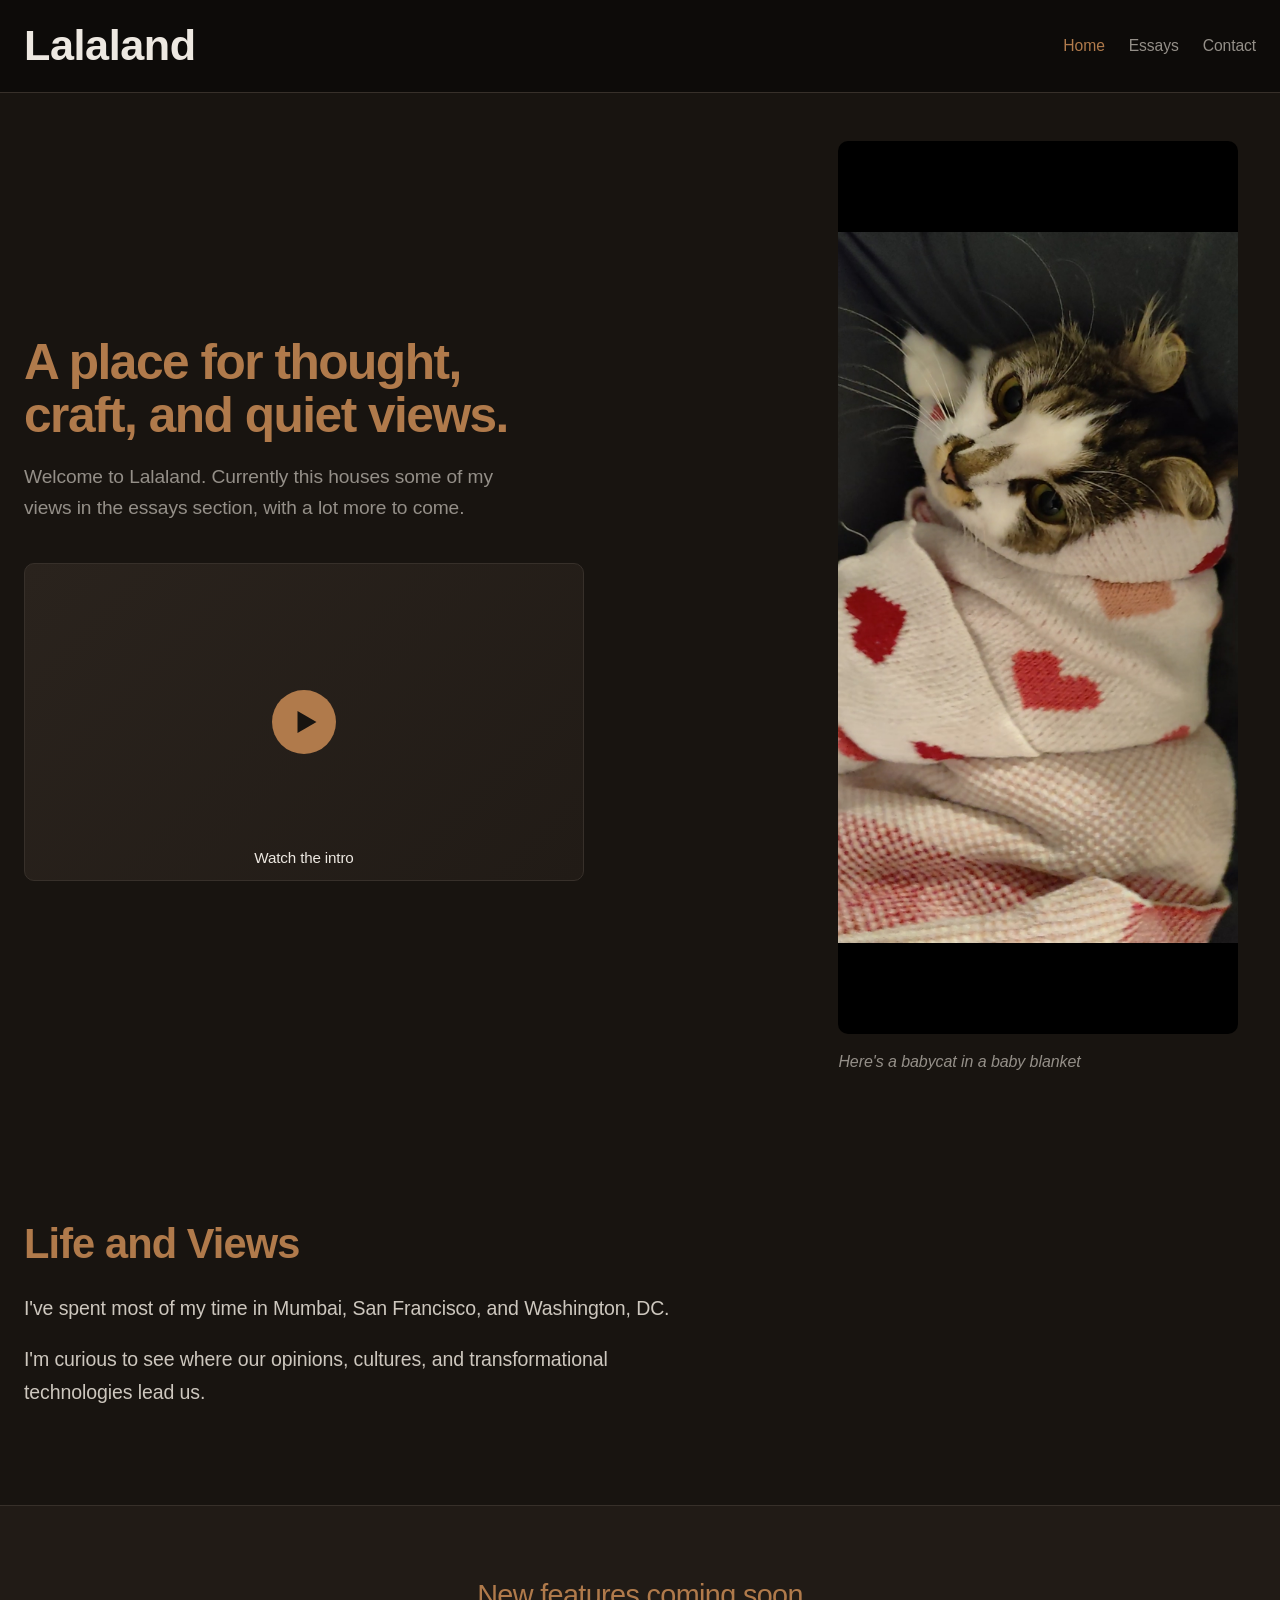
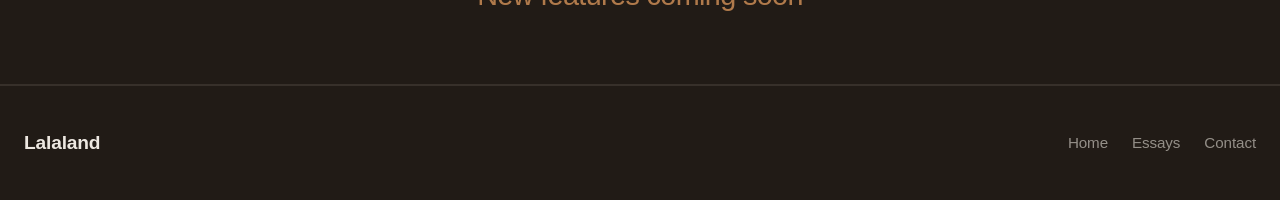
<file: index.html>
<!DOCTYPE html>
<!--
  index.html — Home page.
  Structure of every page on this site:
    <head>   : metadata + link to the one shared stylesheet (style.css)
    <nav>    : top navigation (wordmark + links)
    <main>   : the unique content of this page
    <footer> : shared footer (wordmark + links)
    <script> : the one shared script (script.js) — only needed by essays.html,
               but harmless to include; we only load it where used (essays).
-->
<html lang="en">
<head>
  <meta charset="UTF-8" />
  <!-- Makes the site scale correctly on phones (mobile-responsive). -->
  <meta name="viewport" content="width=device-width, initial-scale=1.0" />

  <title>Lalaland — Home</title>
  <meta name="description" content="Personal site of Lalaland — essays, views, and work." />

  <!-- The single shared stylesheet that controls the entire look. -->
  <link rel="stylesheet" href="style.css" />
</head>
<body>

  <!-- ======================= TOP NAVIGATION ========================= -->
  <nav class="site-nav">
    <div class="container">
      <!-- WORDMARK (placeholder brand text). Change "Lalaland" here. -->
      <a href="index.html" class="wordmark">Lalaland</a>

      <!-- Nav links, top-right. aria-current marks the active page. -->
      <ul class="nav-links">
        <li><a href="index.html" aria-current="page">Home</a></li>
        <li><a href="essays.html">Essays</a></li>
        <li><a href="contact.html">Contact</a></li>
      </ul>
    </div>
  </nav>

  <!-- ============================ MAIN ============================== -->
  <main>

    <!-- ----------------------- HERO SECTION -----------------------
         Full-width split: headline + intro + video on the LEFT, a large photo
         on the RIGHT that bleeds to the edge of the screen. Stacks on mobile.
         Note: this section is NOT inside .container — it spans the full width. -->
    <section class="hero">

      <!-- LEFT BLOCK: headline, intro, and the video beneath the text. -->
      <div class="hero__left">
        <h1 class="hero__title">A place for thought,<br />craft, and quiet views.</h1>

        <!-- Intro paragraph (edit this copy freely). -->
        <p class="hero__intro">
          Welcome to Lalaland. Currently this houses some of my views in the
          essays section, with a lot more to come.
        </p>

        <!-- ===================================================================
             VIMEO VIDEO — click the preview to play it big in an overlay.
             >>> YOUR REAL VIMEO URL lives in data-vimeo-src below <<<
             Current: video 1238614874 (unlisted, hash b6209d690d).
             To use a different video, replace the whole URL in data-vimeo-src.
             =================================================================== -->
        <div class="video" data-vimeo-src="https://player.vimeo.com/video/1238614874?h=b6209d690d">
          <button type="button" class="video__facade" aria-haspopup="dialog">
            <span class="video__play" aria-hidden="true"></span>
            <span class="video__label">Watch the intro</span>
          </button>
        </div>
        <!-- =================== END VIMEO EMBED ============================ -->
      </div>

      <!-- RIGHT BLOCK: large placeholder photo, bleeding to the screen edge.
           Replace assets/img/hero.svg with your own image (keep the name, or
           change the src here). -->
      <div class="hero__right">
        <figure class="hero__figure">
          <img class="hero__photo" src="assets/img/hero.jpg" alt="A kitten wrapped in a baby blanket" />
          <figcaption class="hero__caption">Here's a babycat in a baby blanket</figcaption>
        </figure>
      </div>

    </section>

    <!-- --------------------- LIFE AND VIEWS ----------------------- -->
    <section class="section">
      <div class="container">
        <h2 class="section__title">Life and Views</h2>

        <div class="prose prose--lead">
          <p>
            I've spent most of my time in Mumbai, San Francisco, and
            Washington, DC.
          </p>
          <p>
            I'm curious to see where our opinions, cultures, and
            transformational technologies lead us.
          </p>
        </div>
      </div>
    </section>

    <!-- -------------------- CALL-OUT STRIP ------------------------ -->
    <!-- Text only — no form, no input. -->
    <section class="callout">
      <p class="callout__text">New features coming soon</p>
    </section>

  </main>

  <!-- =========================== FOOTER ============================= -->
  <footer class="site-footer">
    <div class="container">
      <a href="index.html" class="wordmark">Lalaland</a>
      <!-- Same three links as the top nav. -->
      <ul class="footer-links">
        <li><a href="index.html">Home</a></li>
        <li><a href="essays.html">Essays</a></li>
        <li><a href="contact.html">Contact</a></li>
      </ul>
    </div>
  </footer>

  <!-- Video lightbox: script.js injects the big player here when you click the
       video preview, and removes it when you close (which stops playback). -->
  <div class="video-modal" id="video-modal" hidden>
    <div class="video-modal__backdrop" data-close></div>
    <div class="video-modal__dialog" role="dialog" aria-modal="true" aria-label="Video player">
      <button class="video-modal__close" type="button" data-close aria-label="Close video">&times;</button>
      <div class="video-modal__frame"></div>
    </div>
  </div>

  <!-- Shared script: powers the video lightbox here and the essay accordion
       on the essays page. -->
  <script src="script.js"></script>

</body>
</html>
</file>
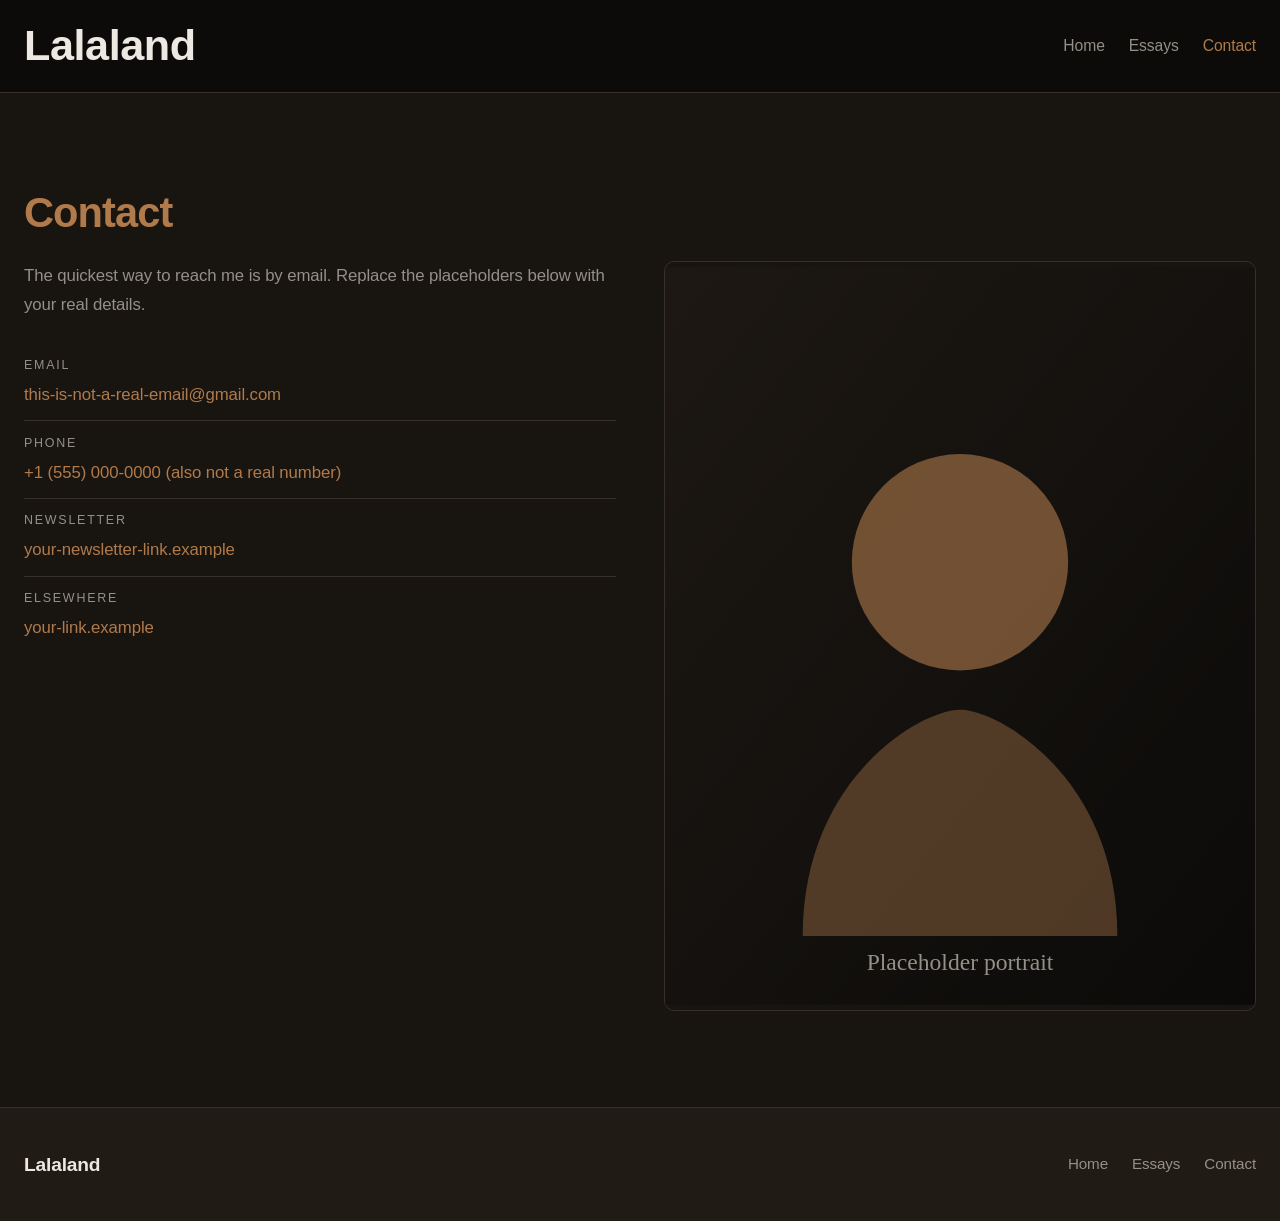
<file: contact.html>
<!DOCTYPE html>
<!--
  contact.html — Contact page.
  Placeholder contact details + one placeholder photo, in a two-column grid
  that stacks on mobile.
-->
<html lang="en">
<head>
  <meta charset="UTF-8" />
  <meta name="viewport" content="width=device-width, initial-scale=1.0" />
  <title>Lalaland — Contact</title>
  <meta name="description" content="Get in touch with Lalaland." />
  <link rel="stylesheet" href="style.css" />
</head>
<body>

  <!-- ======================= TOP NAVIGATION ========================= -->
  <nav class="site-nav">
    <div class="container">
      <a href="index.html" class="wordmark">Lalaland</a>
      <ul class="nav-links">
        <li><a href="index.html">Home</a></li>
        <li><a href="essays.html">Essays</a></li>
        <li><a href="contact.html" aria-current="page">Contact</a></li>
      </ul>
    </div>
  </nav>

  <!-- ============================ MAIN ============================== -->
  <main>
    <section class="section">
      <div class="container">
        <h1 class="section__title">Contact</h1>

        <div class="contact-grid">

          <!-- Left column: contact details (all placeholders). -->
          <div>
            <div class="prose" style="margin-bottom: 1.5rem;">
              <p>The quickest way to reach me is by email. Replace the
                 placeholders below with your real details.</p>
            </div>

            <ul class="contact__list">
              <li>
                <span class="contact__label">Email</span>
                <!-- Obvious placeholder — swap for your real address later. -->
                <a href="mailto:this-is-not-a-real-email@gmail.com">this-is-not-a-real-email@gmail.com</a>
              </li>
              <li>
                <span class="contact__label">Phone</span>
                <!-- Obvious placeholder — swap for your real number later. -->
                <a href="tel:+15550000000">+1 (555) 000-0000 (also not a real number)</a>
              </li>
              <li>
                <span class="contact__label">Newsletter</span>
                <a href="#">your-newsletter-link.example</a>
              </li>
              <li>
                <span class="contact__label">Elsewhere</span>
                <a href="#">your-link.example</a>
              </li>
            </ul>
          </div>

          <!-- Right column: placeholder photo. Replace assets/img/contact.svg. -->
          <div>
            <img
              class="contact__photo"
              src="assets/img/contact.svg"
              alt="Placeholder portrait"
              width="600" height="750"
            />
          </div>

        </div>
      </div>
    </section>
  </main>

  <!-- =========================== FOOTER ============================= -->
  <footer class="site-footer">
    <div class="container">
      <a href="index.html" class="wordmark">Lalaland</a>
      <ul class="footer-links">
        <li><a href="index.html">Home</a></li>
        <li><a href="essays.html">Essays</a></li>
        <li><a href="contact.html">Contact</a></li>
      </ul>
    </div>
  </footer>

</body>
</html>
</file>
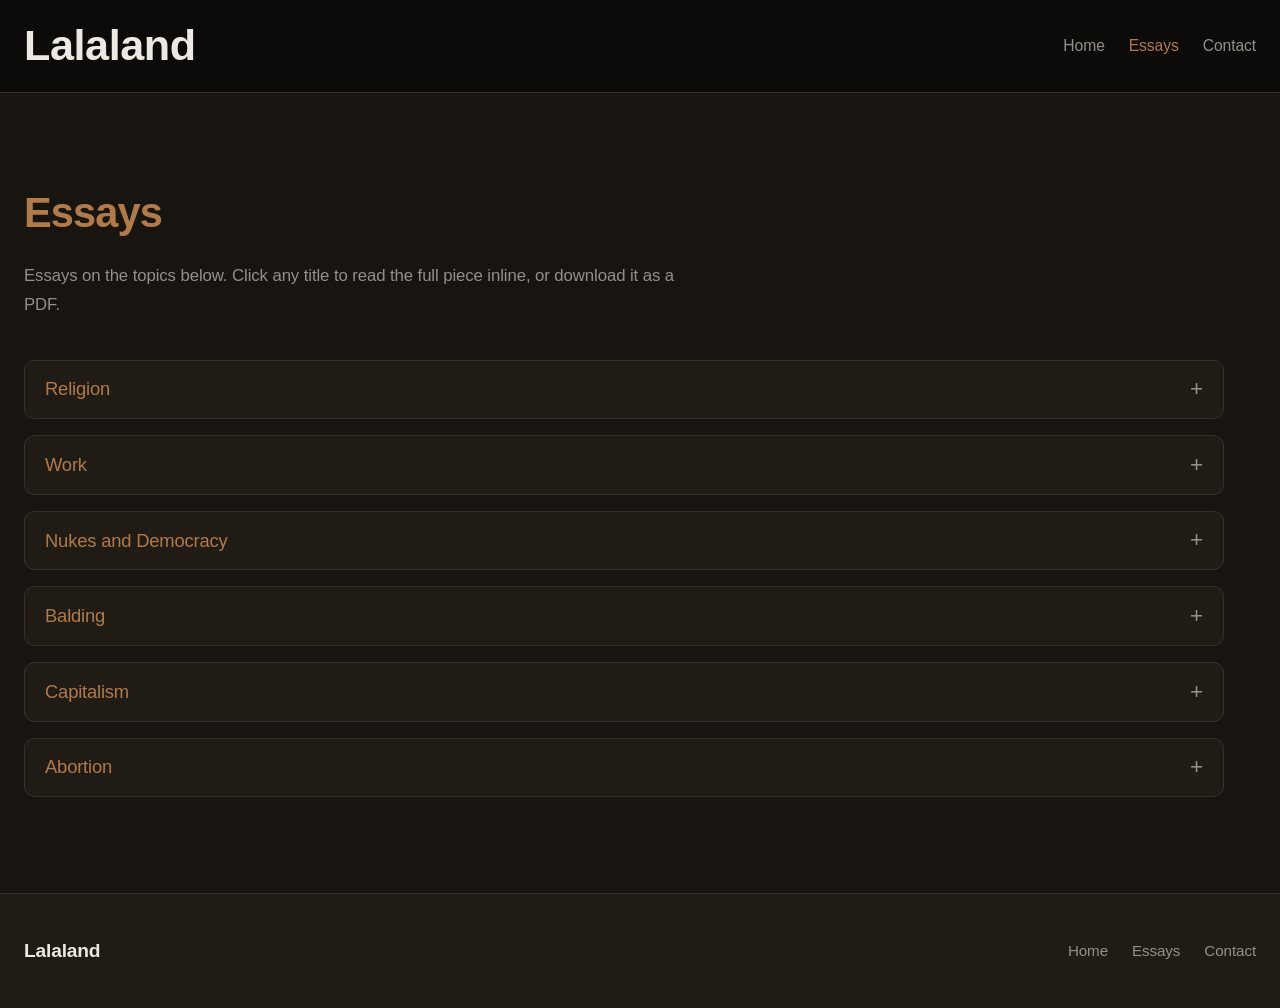
<file: essays.html>
<!DOCTYPE html>
<!--
  essays.html — Essays page.

  How the essays work:
    - The real text of each essay lives in its own file: essays/essay-1.md etc.
    - On page load, script.js FETCHES each .md file and renders it into the
      matching accordion panel. That way the page always shows whatever is in
      the .md file — edit the .md and the site updates automatically.
    - Each essay's "Download PDF" button points at a pre-generated PDF in
      assets/pdf/ (build them with: python build_pdfs.py). Text and PDF stay
      in sync because both come from the same .md source file.

  NOTE: because the page fetches local files, preview it through a local web
  server (see README / the command printed at the end of setup), not by
  double-clicking the file. Over file:// the browser blocks fetch().
-->
<html lang="en">
<head>
  <meta charset="UTF-8" />
  <meta name="viewport" content="width=device-width, initial-scale=1.0" />
  <title>Lalaland — Essays</title>
  <meta name="description" content="Essays by Lalaland on the topics below." />
  <link rel="stylesheet" href="style.css" />
</head>
<body>

  <!-- ======================= TOP NAVIGATION ========================= -->
  <nav class="site-nav">
    <div class="container">
      <a href="index.html" class="wordmark">Lalaland</a>
      <ul class="nav-links">
        <li><a href="index.html">Home</a></li>
        <li><a href="essays.html" aria-current="page">Essays</a></li>
        <li><a href="contact.html">Contact</a></li>
      </ul>
    </div>
  </nav>

  <!-- ============================ MAIN ============================== -->
  <main>
    <section class="section">
      <div class="container">
        <h1 class="section__title">Essays</h1>

        <!-- Short intro blurb (placeholder wording). -->
        <div class="prose" style="margin-bottom: 2.5rem;">
          <p>Essays on the topics below. Click any title to read the full piece
             inline, or download it as a PDF.</p>
        </div>

        <!-- ===================== ESSAY ACCORDION =====================
             Each <article class="essay"> has:
               - a <button class="essay__toggle"> title that opens/closes it
               - a <div class="essay__panel"> that holds the text + PDF button
             data-essay points at the source .md file; script.js loads it into
             the .essay__text container. data-pdf points at the download file.
             The aria-* attributes wire up accessibility + the open/closed state.
        -->
        <!-- Each essay: the TOGGLE shows the topic; when opened, script.js loads
             the matching essays/<topic>.md file (its "# Title" line becomes the
             small subheading, then the essay body). The Download PDF button
             points at the pre-built PDF of the same name. To add another essay
             later, copy one <article> block and change the topic + file names. -->
        <div class="essay-list">

          <!-- ---------- Religion ---------- -->
          <article class="essay">
            <h2 style="margin:0;">
              <button class="essay__toggle" id="religion-toggle"
                      aria-expanded="false" aria-controls="religion-panel"
                      data-essay="essays/religion.md">
                <span>Religion</span>
                <span class="essay__icon" aria-hidden="true">+</span>
              </button>
            </h2>
            <div class="essay__panel" id="religion-panel" role="region"
                 aria-labelledby="religion-toggle">
              <div class="essay__panel-inner">
                <!-- Essay text is injected here by script.js from the .md file. -->
                <div class="essay__text"><p>Loading…</p></div>
                <div class="essay__actions">
                  <a class="btn" href="assets/pdf/religion.pdf" download>Download PDF</a>
                </div>
              </div>
            </div>
          </article>

          <!-- ---------- Work ---------- -->
          <article class="essay">
            <h2 style="margin:0;">
              <button class="essay__toggle" id="work-toggle"
                      aria-expanded="false" aria-controls="work-panel"
                      data-essay="essays/work.md">
                <span>Work</span>
                <span class="essay__icon" aria-hidden="true">+</span>
              </button>
            </h2>
            <div class="essay__panel" id="work-panel" role="region"
                 aria-labelledby="work-toggle">
              <div class="essay__panel-inner">
                <div class="essay__text"><p>Loading…</p></div>
                <div class="essay__actions">
                  <a class="btn" href="assets/pdf/work.pdf" download>Download PDF</a>
                </div>
              </div>
            </div>
          </article>

          <!-- ---------- Nukes and Democracy ---------- -->
          <article class="essay">
            <h2 style="margin:0;">
              <button class="essay__toggle" id="nukes-toggle"
                      aria-expanded="false" aria-controls="nukes-panel"
                      data-essay="essays/nukes-and-democracy.md">
                <span>Nukes and Democracy</span>
                <span class="essay__icon" aria-hidden="true">+</span>
              </button>
            </h2>
            <div class="essay__panel" id="nukes-panel" role="region"
                 aria-labelledby="nukes-toggle">
              <div class="essay__panel-inner">
                <div class="essay__text"><p>Loading…</p></div>
                <div class="essay__actions">
                  <a class="btn" href="assets/pdf/nukes-and-democracy.pdf" download>Download PDF</a>
                </div>
              </div>
            </div>
          </article>

          <!-- ---------- Balding ---------- -->
          <article class="essay">
            <h2 style="margin:0;">
              <button class="essay__toggle" id="balding-toggle"
                      aria-expanded="false" aria-controls="balding-panel"
                      data-essay="essays/balding.md">
                <span>Balding</span>
                <span class="essay__icon" aria-hidden="true">+</span>
              </button>
            </h2>
            <div class="essay__panel" id="balding-panel" role="region"
                 aria-labelledby="balding-toggle">
              <div class="essay__panel-inner">
                <div class="essay__text"><p>Loading…</p></div>
                <div class="essay__actions">
                  <a class="btn" href="assets/pdf/balding.pdf" download>Download PDF</a>
                </div>
              </div>
            </div>
          </article>

          <!-- ---------- Capitalism ---------- -->
          <article class="essay">
            <h2 style="margin:0;">
              <button class="essay__toggle" id="capitalism-toggle"
                      aria-expanded="false" aria-controls="capitalism-panel"
                      data-essay="essays/capitalism.md">
                <span>Capitalism</span>
                <span class="essay__icon" aria-hidden="true">+</span>
              </button>
            </h2>
            <div class="essay__panel" id="capitalism-panel" role="region"
                 aria-labelledby="capitalism-toggle">
              <div class="essay__panel-inner">
                <div class="essay__text"><p>Loading…</p></div>
                <div class="essay__actions">
                  <a class="btn" href="assets/pdf/capitalism.pdf" download>Download PDF</a>
                </div>
              </div>
            </div>
          </article>

          <!-- ---------- Abortion ---------- -->
          <article class="essay">
            <h2 style="margin:0;">
              <button class="essay__toggle" id="abortion-toggle"
                      aria-expanded="false" aria-controls="abortion-panel"
                      data-essay="essays/abortion.md">
                <span>Abortion</span>
                <span class="essay__icon" aria-hidden="true">+</span>
              </button>
            </h2>
            <div class="essay__panel" id="abortion-panel" role="region"
                 aria-labelledby="abortion-toggle">
              <div class="essay__panel-inner">
                <div class="essay__text"><p>Loading…</p></div>
                <div class="essay__actions">
                  <a class="btn" href="assets/pdf/abortion.pdf" download>Download PDF</a>
                </div>
              </div>
            </div>
          </article>

        </div><!-- /.essay-list -->
      </div>
    </section>
  </main>

  <!-- =========================== FOOTER ============================= -->
  <footer class="site-footer">
    <div class="container">
      <a href="index.html" class="wordmark">Lalaland</a>
      <ul class="footer-links">
        <li><a href="index.html">Home</a></li>
        <li><a href="essays.html">Essays</a></li>
        <li><a href="contact.html">Contact</a></li>
      </ul>
    </div>
  </footer>

  <!-- The shared script: handles the accordion open/close + loading the .md
       files. Loaded at the end of <body> so the HTML exists before it runs. -->
  <script src="script.js"></script>
</body>
</html>
</file>
<file: style.css>
/* =============================================================================
   style.css — the single stylesheet that controls the whole site.

   HOW THIS FILE IS ORGANISED (top to bottom):
     1. Design tokens  — all colours, fonts and sizes as CSS variables (:root)
     2. Base / reset   — sensible defaults for the raw HTML elements
     3. Layout helpers — the centered content container, section spacing
     4. Navigation     — top nav bar + wordmark
     5. Hero           — large photo, responsive video, intro text
     6. Content blocks — "Life and Views", essays, contact, call-out strip
     7. Footer
     8. Responsive     — small tweaks for narrow (mobile) screens

   The whole look is driven by the variables in section 1. Change a value
   there once and it updates everywhere it is used.
   ========================================================================== */


/* -----------------------------------------------------------------------------
   1. DESIGN TOKENS
   These CSS custom properties (variables) are defined on :root (the <html>
   element) so every rule below can read them with var(--name).
   Edit colours, spacing or fonts here to re-skin the entire site.
   -------------------------------------------------------------------------- */
:root {
  /* --- Colour palette: dark & cinematic ---------------------------------- */
  --color-bg:            #181410;  /* warm, friendly near-black background    */
  --color-surface:       #211b16;  /* slightly lifted panels / strips        */
  --color-surface-2:     #2a231d;  /* hover / nested surface                 */

  --color-accent:        #b07a4b;  /* warm royal-brown: headings, links, btns */
  --color-accent-hover:  #d09a67;  /* lighter brown for hover / focus        */

  --color-text:          #ede8e1;  /* primary text: warm near-white          */
  --color-text-muted:    #948f88;  /* secondary text: gray                   */

  --color-border:        #37302a;  /* hairline borders / dividers            */

  /* --- Typography -------------------------------------------------------- */
  /* Clean, Apple-style sans-serif. Uses San Francisco (SF Pro) on Apple
     devices and Segoe UI on Windows — both crisp and modern. No web-font
     download, so the site stays fast. Headings use this stack too now. */
  --font-sans:  -apple-system, BlinkMacSystemFont, "SF Pro Display", "Segoe UI", "Helvetica Neue", Helvetica, Arial, sans-serif;
  --font-serif: Georgia, "Times New Roman", Cambria, serif; /* kept available; no longer used */

  /* Heading weight + letter-spacing, tuned for a sleek, thin, Apple-like feel.
     Want headings even THINNER? lower --fw-heading to 500 (or 400).
     Want them heavier? raise it to 700. One change updates every heading. */
  --fw-heading:  600;
  --track-tight: -0.022em;  /* subtle negative letter-spacing on large text */

  --fs-hero:    clamp(1.9rem, 4.4vw, 3.1rem); /* hero headline (fluid)         */
  --fs-h1:      clamp(1.9rem, 4vw, 2.6rem);
  --fs-h2:      clamp(1.4rem, 3vw, 1.8rem);
  --fs-body:    1.05rem;
  --line-body:  1.75;                        /* generous line-height for prose */

  /* --- Spacing & sizing -------------------------------------------------- */
  --max-width:    1280px;  /* max width of the centered content column        */
  --max-text:     680px;   /* narrower width for long-form reading comfort    */
  --max-essays:   1200px;  /* wider measure for the essays page               */
  --nav-height:   92px;    /* height of the sticky top nav (used by the hero) */
  --gap:          1.25rem; /* default gap between stacked elements            */
  --section-pad:  clamp(3rem, 8vw, 6rem); /* vertical padding between sections */
  --radius:       10px;    /* corner radius for cards, buttons, media         */

  --transition:   180ms ease; /* shared easing for hovers / accordions        */
}


/* -----------------------------------------------------------------------------
   2. BASE / RESET
   A light reset so browsers start from the same place.
   -------------------------------------------------------------------------- */

/* border-box makes width/padding math predictable across every element. */
*,
*::before,
*::after {
  box-sizing: border-box;
}

/* Strip default margins; we add spacing deliberately below. */
html,
body,
h1, h2, h3, h4,
p, ul, ol, figure {
  margin: 0;
}

html {
  /* Smooth scrolling when jumping to in-page anchors (e.g. footer links). */
  scroll-behavior: smooth;
}

body {
  background-color: var(--color-bg);
  color: var(--color-text);
  font-family: var(--font-sans);
  font-size: var(--fs-body);
  font-weight: 400;              /* regular body weight; kept light and clean */
  letter-spacing: -0.006em;      /* a hair tighter — reads crisper on dark bg */
  line-height: var(--line-body);
  /* Font smoothing for crisper text on dark backgrounds. */
  -webkit-font-smoothing: antialiased;
  text-rendering: optimizeLegibility;
  /* min-height + flex column keeps the footer at the bottom on short pages. */
  min-height: 100vh;
  display: flex;
  flex-direction: column;
}

/* Headings: clean sans-serif, warm brown accent, thin weight + tight tracking
   for that modern, Apple-like look. */
h1, h2, h3 {
  font-family: var(--font-sans);          /* sans-serif, not serif */
  color: var(--color-accent);
  line-height: 1.15;
  font-weight: var(--fw-heading);         /* thinner than before (see :root) */
  letter-spacing: var(--track-tight);     /* tight tracking like Apple titles */
}

/* Links: brown by default, lighter brown on hover/focus. */
a {
  color: var(--color-accent);
  text-decoration: none;
  transition: color var(--transition);
}
a:hover,
a:focus-visible {
  color: var(--color-accent-hover);
}

/* Make images and iframes shrink to fit their container by default. */
img,
iframe {
  display: block;
  max-width: 100%;
}

/* Visible keyboard-focus outline for accessibility. */
:focus-visible {
  outline: 2px solid var(--color-accent-hover);
  outline-offset: 3px;
}


/* -----------------------------------------------------------------------------
   3. LAYOUT HELPERS
   -------------------------------------------------------------------------- */

/* .container centers content and caps its width; reused on every page. */
.container {
  width: 100%;
  max-width: var(--max-width);
  margin-inline: auto;        /* center horizontally */
  padding-inline: 1.5rem;     /* side gutters, also keeps content off edges */
}

/* <main> grows to fill available height so the footer sits at the bottom. */
main {
  flex: 1 0 auto;
}

/* Vertical rhythm between major page sections. */
.section {
  padding-block: var(--section-pad);
}

/* A thin divider line between sections when we want visual separation. */
.section + .section {
  border-top: 1px solid var(--color-border);
}

/* Constrains prose to a comfortable reading measure. */
.prose {
  max-width: var(--max-text);
}
.prose p {
  color: var(--color-text-muted); /* body copy is gray (secondary) */
  margin-bottom: 1.1rem;
}
.prose p:last-child {
  margin-bottom: 0;
}

/* A brighter, larger prose variant — used for the "Life and Views" text. */
.prose--lead p {
  font-size: 1.22rem;
  line-height: 1.7;
  color: #cdc7be;   /* a little whiter than the muted gray */
}


/* -----------------------------------------------------------------------------
   4. NAVIGATION (top bar)
   Layout: wordmark on the left, links on the right, using flexbox.
   -------------------------------------------------------------------------- */
.site-nav {
  position: sticky;           /* stays pinned to the top while scrolling */
  top: 0;
  z-index: 10;
  background-color: rgba(11, 10, 9, 0.82); /* semi-transparent bg ... */
  backdrop-filter: blur(8px);              /* ... with a frosted blur  */
  border-bottom: 1px solid var(--color-border);
}

.site-nav .container {
  display: flex;
  align-items: center;
  justify-content: space-between; /* pushes wordmark + links apart */
  min-height: var(--nav-height);
}

/* The "Lalaland" wordmark — placeholder brand text, easy to change in HTML. */
.wordmark {
  font-family: var(--font-sans);
  font-size: 1.35rem;
  font-weight: 600;
  letter-spacing: -0.01em;
  color: var(--color-text);   /* wordmark stays near-white, not brown */
}
/* The wordmark in the TOP NAV is the brand mark, so it's much larger. */
.site-nav .wordmark {
  font-size: 2.7rem;          /* ~2x bigger; lower this if it feels too big */
  line-height: 1;
}
.wordmark:hover,
.wordmark:focus-visible {
  color: var(--color-accent-hover);
}

/* The nav links list, laid out in a row. */
.nav-links {
  list-style: none;           /* remove bullet points */
  padding: 0;
  display: flex;
  gap: 1.5rem;
  font-size: 0.98rem;
}
.nav-links a {
  color: var(--color-text-muted); /* gray until hovered */
}
.nav-links a:hover,
.nav-links a:focus-visible,
.nav-links a[aria-current="page"] {   /* highlight the current page */
  color: var(--color-accent);
}


/* -----------------------------------------------------------------------------
   5. HERO (home page top section)
   -------------------------------------------------------------------------- */
/* The hero is a full-width, two-column split (text left, photo right). It is
   NOT wrapped in .container, so the photo can bleed to the screen's edge. */
.hero {
  display: grid;
  /* Left column grows; the right column holds the photo + caption. */
  grid-template-columns: minmax(0, 1fr) clamp(340px, 42vw, 480px);
  align-items: stretch;
  min-height: calc(100vh - var(--nav-height)); /* fill most of the viewport */
}

/* LEFT column: headline + intro + video, vertically centered. */
.hero__left {
  display: flex;
  flex-direction: column;
  justify-content: center;
  /* Left padding is computed so the headline lines up exactly with the nav
     wordmark and the sections below (all share the same container gutter).
     Order: top  right  bottom  left. */
  padding: clamp(2.5rem, 6vw, 5rem)
           clamp(1.75rem, 3vw, 3.5rem)
           clamp(2.5rem, 6vw, 5rem)
           max(1.5rem, calc((100vw - var(--max-width)) / 2 + 1.5rem));
}
.hero__title {
  font-size: var(--fs-hero);
  letter-spacing: -0.03em;   /* large display text gets tighter tracking */
  line-height: 1.08;
  margin-bottom: 1.2rem;
}
.hero__intro {
  max-width: 46ch;           /* keep the intro line length comfortable */
  color: var(--color-text-muted);
  font-size: 1.2rem;
  line-height: 1.6;
  margin-bottom: 2.5rem;
}
/* The video sits below the intro, inside the left column. */
.hero__video {
  width: 100%;
  max-width: 560px;          /* don't let it get too wide in the column */
}

/* RIGHT column: the large photo, filling its column edge-to-edge. */
.hero__right {
  display: flex;
  flex-direction: column;
  justify-content: center;    /* vertically center the photo */
  align-items: flex-start;    /* sit it toward the LEFT of its column */
  padding: clamp(2rem, 4vw, 3rem) clamp(1rem, 3vw, 2.5rem);
}
.hero__figure {
  margin: 0;
  width: 100%;
  max-width: 400px;           /* a good, large size for the portrait photo */
}
.hero__photo {
  display: block;
  width: 100%;
  height: auto;               /* the WHOLE photo, natural shape, nothing cropped */
  border-radius: var(--radius);
}
.hero__caption {
  margin-top: 0.85rem;
  color: var(--color-text-muted);
  font-size: 1rem;
  font-style: italic;
  letter-spacing: -0.005em;
}

/* --- Responsive 16:9 video wrapper -------------------------------------
   The classic padding-top trick: a wrapper with 56.25% top padding
   (9 / 16 = 0.5625) holds its aspect ratio at any width, and the iframe
   is stretched to fill it absolutely. Works in every browser. */
.video-wrapper {
  position: relative;
  width: 100%;
  padding-top: 56.25%;        /* 16:9 aspect ratio */
  border-radius: var(--radius);
  overflow: hidden;           /* clip the iframe corners to the radius */
  border: 1px solid var(--color-border);
  background-color: var(--color-surface);
}
.video-wrapper iframe {
  position: absolute;
  inset: 0;                   /* top/right/bottom/left all 0 */
  width: 100%;
  height: 100%;
  border: 0;
}

/* --- Video facade (click-to-play preview) + lightbox overlay -------------
   The ".video" preview is a 16:9 button with a play symbol. Clicking it opens
   the big player in the #video-modal overlay (wired up in script.js). */
.video {
  width: 100%;
  max-width: 560px;           /* preview size inside the hero's left column */
}
.video__facade {
  position: relative;
  display: block;
  width: 100%;
  padding-top: 56.25%;        /* 16:9 */
  border: 1px solid var(--color-border);
  border-radius: var(--radius);
  background: linear-gradient(135deg, var(--color-surface-2), var(--color-surface));
  cursor: pointer;
  overflow: hidden;
  transition: border-color var(--transition);
}
.video__facade:hover,
.video__facade:focus-visible {
  border-color: var(--color-accent);
}
/* The round play button in the middle. */
.video__play {
  position: absolute;
  top: 50%;
  left: 50%;
  transform: translate(-50%, -50%);
  width: 64px;
  height: 64px;
  border-radius: 50%;
  background: var(--color-accent);
  transition: background-color var(--transition), transform var(--transition);
}
/* The white-ish triangle inside the play button (a CSS-only "▶"). */
.video__play::after {
  content: "";
  position: absolute;
  top: 50%;
  left: 54%;
  transform: translate(-50%, -50%);
  border-style: solid;
  border-width: 11px 0 11px 19px;
  border-color: transparent transparent transparent var(--color-bg);
}
.video__facade:hover .video__play {
  background: var(--color-accent-hover);
  transform: translate(-50%, -50%) scale(1.06);
}
.video__label {
  position: absolute;
  left: 0;
  right: 0;
  bottom: 14px;
  text-align: center;
  color: var(--color-text);
  font-size: 0.95rem;
  letter-spacing: -0.01em;
}

/* The lightbox overlay (hidden until opened). */
.video-modal {
  position: fixed;
  inset: 0;
  z-index: 100;
  display: flex;
  align-items: center;
  justify-content: center;
  padding: 1.5rem;
}
.video-modal[hidden] {
  display: none;              /* override the flex display when hidden */
}
.video-modal__backdrop {
  position: absolute;
  inset: 0;
  background: rgba(0, 0, 0, 0.8);
  backdrop-filter: blur(4px);
}
.video-modal__dialog {
  position: relative;
  z-index: 1;                 /* sit above the backdrop */
  width: min(1100px, 92vw);
}
.video-modal__frame {
  position: relative;
  width: 100%;
  padding-top: 56.25%;        /* 16:9 big player */
  background: #000;
  border-radius: var(--radius);
  overflow: hidden;
  box-shadow: 0 24px 70px rgba(0, 0, 0, 0.6);
}
.video-modal__frame iframe {
  position: absolute;
  inset: 0;
  width: 100%;
  height: 100%;
  border: 0;
}
.video-modal__close {
  position: absolute;
  top: -2.6rem;
  right: 0;
  background: none;
  border: none;
  color: var(--color-text);
  font-size: 1.8rem;
  line-height: 1;
  cursor: pointer;
  transition: color var(--transition);
}
.video-modal__close:hover,
.video-modal__close:focus-visible {
  color: var(--color-accent-hover);
}


/* -----------------------------------------------------------------------------
   6. CONTENT BLOCKS
   -------------------------------------------------------------------------- */

/* Shared small label above section headings (optional eyebrow text). */
.eyebrow {
  text-transform: uppercase;
  letter-spacing: 0.18em;
  font-size: 0.78rem;
  color: var(--color-text-muted);
  margin-bottom: 0.6rem;
}

.section__title {
  font-size: var(--fs-h1);
  margin-bottom: 1.5rem;
}

/* --- Buttons ------------------------------------------------------------ */
.btn {
  display: inline-block;
  font-family: var(--font-sans);
  font-size: 0.95rem;
  padding: 0.6rem 1.2rem;
  border-radius: var(--radius);
  border: 1px solid var(--color-accent);
  background-color: transparent;
  color: var(--color-accent);
  cursor: pointer;
  transition: background-color var(--transition), color var(--transition);
}
.btn:hover,
.btn:focus-visible {
  background-color: var(--color-accent);
  color: var(--color-bg);     /* dark text on brown fill when hovered */
}

/* --- Call-out strip ("New features coming soon") ------------------------ */
.callout {
  background-color: var(--color-surface);
  border-block: 1px solid var(--color-border);
  text-align: center;
  padding-block: clamp(2.5rem, 6vw, 4rem);
}
.callout__text {
  font-family: var(--font-sans);
  font-size: var(--fs-h2);
  font-weight: 500;
  color: var(--color-accent);
  letter-spacing: var(--track-tight);
}

/* --- Essays accordion --------------------------------------------------- */
/* Each essay is one <article class="essay">. The title is a button that
   toggles the panel below it open/closed (behaviour lives in script.js). */
.essay-list {
  max-width: var(--max-essays);  /* wider than prose: uses more of the screen */
  display: flex;
  flex-direction: column;
  gap: 1rem;
}
.essay {
  border: 1px solid var(--color-border);
  border-radius: var(--radius);
  background-color: var(--color-surface);
  overflow: hidden;
}

/* The clickable title row. It's a real <button> for keyboard + screen-reader
   support; we reset its default look to match our design. */
.essay__toggle {
  width: 100%;
  display: flex;
  align-items: center;
  justify-content: space-between;
  gap: 1rem;
  text-align: left;
  padding: 1.1rem 1.25rem;
  background: none;
  border: none;
  cursor: pointer;
  font-family: var(--font-sans);
  font-size: 1.15rem;
  font-weight: 500;
  letter-spacing: -0.01em;
  color: var(--color-accent);
  transition: background-color var(--transition);
}
.essay__toggle:hover {
  background-color: var(--color-surface-2);
}

/* The little +/- indicator on the right. We rotate it when open. */
.essay__icon {
  flex: none;
  font-size: 1.4rem;
  line-height: 1;
  color: var(--color-text-muted);
  transition: transform var(--transition);
}
.essay__toggle[aria-expanded="true"] .essay__icon {
  transform: rotate(45deg);   /* a "+" becomes an "x"-like close marker */
}

/* --- The collapsible panel ---------------------------------------------
   Smooth accordion trick: we animate max-height between 0 and a large value.
   The panel starts collapsed (max-height:0, hidden overflow). script.js sets
   the exact pixel height so the transition is smooth, then toggles a class. */
.essay__panel {
  max-height: 0;
  overflow: hidden;
  transition: max-height var(--transition);
}
.essay__panel-inner {
  /* Padding lives on an inner element so it doesn't affect the collapsed
     (max-height:0) state — the outer panel can close fully to zero. */
  padding: 0 1.75rem 1.8rem;
  color: var(--color-text-muted);
  font-size: 1.22rem;        /* larger body text for comfortable reading */
  line-height: 1.8;
}
.essay__panel-inner p {
  margin-bottom: 1rem;
}
/* Headings inside an essay (the "# Title" line renders as one of these).
   Kept modest so the essay's title reads as a small subheading. */
.essay__panel-inner h1,
.essay__panel-inner h2,
.essay__panel-inner h3 {
  font-size: 2rem;           /* large subtitle, clearly above the body text */
  font-weight: 600;
  letter-spacing: -0.015em;
  color: var(--color-accent);
  margin: 1.6rem 0 0.9rem;
}
/* The first heading (the essay's title/subtitle) sits flush at the top. */
.essay__panel-inner h1:first-child,
.essay__panel-inner h2:first-child,
.essay__panel-inner h3:first-child {
  margin-top: 0;
}

/* The download-PDF button sits at the bottom of the open panel. */
.essay__actions {
  margin-top: 1.2rem;
}

/* --- Contact page ------------------------------------------------------- */
.contact-grid {
  display: grid;
  grid-template-columns: 1fr 1fr;
  gap: clamp(1.5rem, 5vw, 3rem);
  align-items: start;
}
.contact__photo {
  width: 100%;
  border-radius: var(--radius);
  border: 1px solid var(--color-border);
}
/* A simple definition-style list of contact details. */
.contact__list {
  list-style: none;
  padding: 0;
}
.contact__list li {
  padding-block: 0.7rem;
  border-bottom: 1px solid var(--color-border);
}
.contact__list li:last-child {
  border-bottom: none;
}
.contact__label {
  display: block;
  font-size: 0.78rem;
  text-transform: uppercase;
  letter-spacing: 0.14em;
  color: var(--color-text-muted);
  margin-bottom: 0.2rem;
}


/* -----------------------------------------------------------------------------
   7. FOOTER
   -------------------------------------------------------------------------- */
.site-footer {
  flex: none;                 /* don't grow; main already fills the gap */
  border-top: 1px solid var(--color-border);
  background-color: var(--color-surface);
  padding-block: 2.5rem;
}
.site-footer .container {
  display: flex;
  flex-wrap: wrap;
  align-items: center;
  justify-content: space-between;
  gap: 1rem;
}
.site-footer .wordmark {
  font-size: 1.2rem;
}
.footer-links {
  list-style: none;
  padding: 0;
  display: flex;
  gap: 1.5rem;
  font-size: 0.95rem;
}
.footer-links a {
  color: var(--color-text-muted);
}
.footer-links a:hover,
.footer-links a:focus-visible {
  color: var(--color-accent);
}


/* -----------------------------------------------------------------------------
   8. RESPONSIVE (mobile)
   Everything above is written desktop-first; these overrides kick in on
   narrow screens. 720px is our breakpoint for stacking two-column layouts.
   -------------------------------------------------------------------------- */
/* Hero: below 900px the split is too cramped, so stack it. The photo moves
   to the top as a banner, then the text + video below it. */
@media (max-width: 900px) {
  .hero {
    grid-template-columns: 1fr;
    min-height: auto;
  }
  .hero__right {
    order: -1;              /* photo on top */
    align-items: center;    /* center the photo on small screens */
    padding: 1.75rem 1.5rem 0;
  }
  .hero__figure {
    max-width: 300px;
  }
  .hero__left {
    padding: 2.25rem 1.5rem;
  }
  .hero__intro {
    max-width: 100%;
  }
}

@media (max-width: 720px) {
  /* Stack the contact photo + details vertically. */
  .contact-grid {
    grid-template-columns: 1fr;
  }
  /* Tighten the nav: shorter bar, smaller wordmark + links. */
  .site-nav .container {
    min-height: 72px;
  }
  .site-nav .wordmark {
    font-size: 1.9rem;
  }
  .nav-links {
    gap: 1rem;
    font-size: 0.9rem;
  }
  /* Let the footer wordmark + links stack neatly. */
  .site-footer .container {
    flex-direction: column;
    align-items: flex-start;
  }
}

/* Extra-small phones: hide the wordmark subtlety isn't needed, but we can
   reduce the nav height a touch for more vertical room. */
@media (max-width: 420px) {
  .site-nav .container {
    min-height: 58px;
  }
}

/* Respect users who prefer reduced motion: turn off smooth animations. */
@media (prefers-reduced-motion: reduce) {
  html {
    scroll-behavior: auto;
  }
  *,
  *::before,
  *::after {
    transition-duration: 0.001ms !important;
  }
}
</file>
